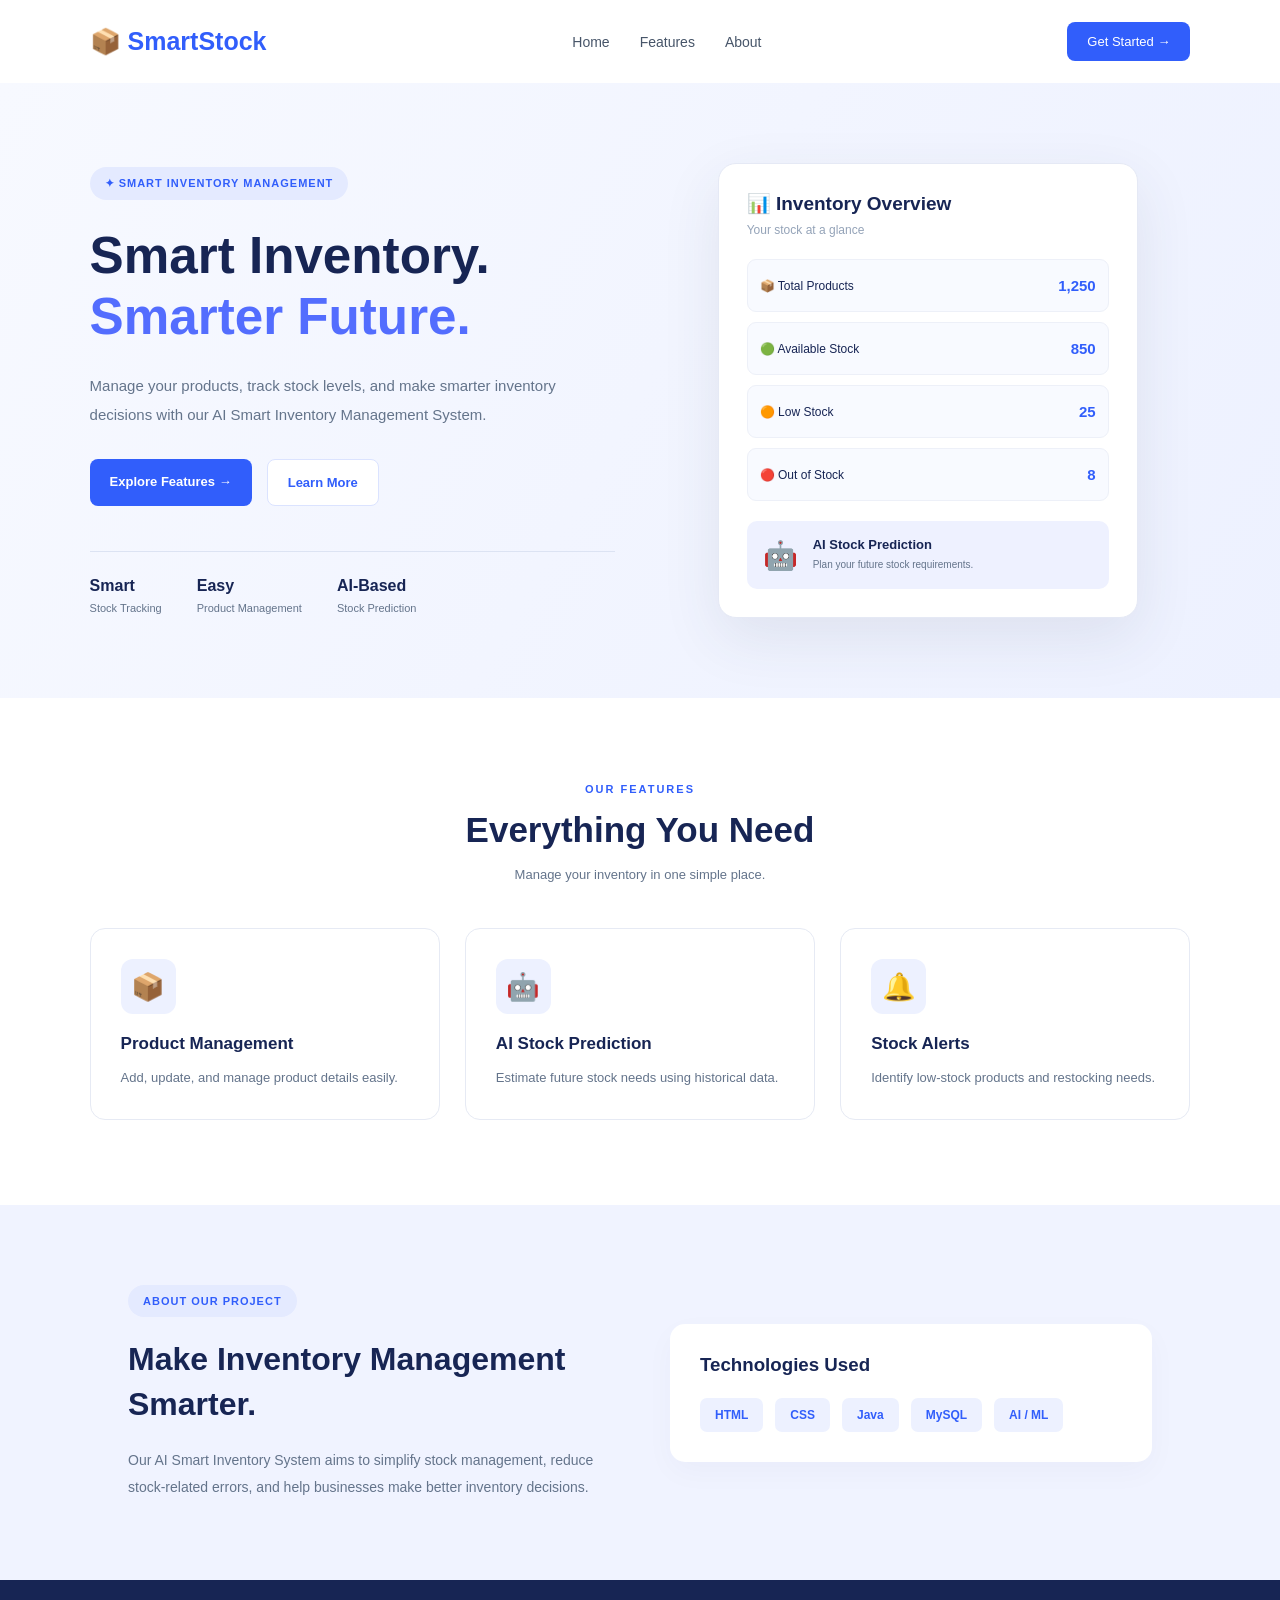
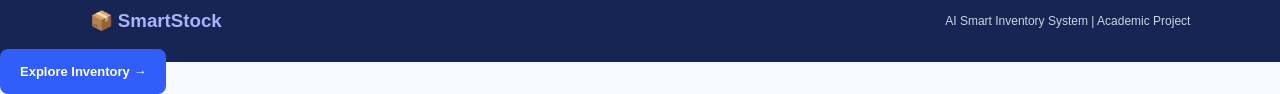
<file: index.html>
<!DOCTYPE html>
<html lang="en">
<head>
    <meta charset="UTF-8">
    <meta name="viewport" content="width=device-width, initial-scale=1.0">
    <title>AI Smart Inventory System</title>
    <link rel="stylesheet" href="style.css">
</head>

<body>

    <nav class="navbar">
        <h2>📦 SmartStock</h2>

        <div class="nav-links">
            <a href="#home">Home</a>
            <a href="#features">Features</a>
            <a href="#about">About</a>
        </div>

        <a href="#features" class="nav-btn">Get Started →</a>
    </nav>

    <section class="hero" id="home">

        <div class="hero-content">

            <span class="tag">✦ SMART INVENTORY MANAGEMENT</span>

            <h1>
                Smart Inventory.<br>
                <span>Smarter Future.</span>
            </h1>

            <p>
                Manage your products, track stock levels, and make
                smarter inventory decisions with our AI Smart
                Inventory Management System.
            </p>

            <div class="buttons">
                <a href="#features" class="primary-btn">
                    Explore Features →
                </a>

                <a href="#about" class="secondary-btn">
                    Learn More
                </a>
            </div>

            <div class="stats">
                <div>
                    <h3>Smart</h3>
                    <p>Stock Tracking</p>
                </div>

                <div>
                    <h3>Easy</h3>
                    <p>Product Management</p>
                </div>

                <div>
                    <h3>AI-Based</h3>
                    <p>Stock Prediction</p>
                </div>
            </div>

        </div>

        <div class="hero-image">

            <div class="circle"></div>

            <div class="inventory-card">

                <h3>📊 Inventory Overview</h3>
                <p class="subtitle">Your stock at a glance</p>

                <div class="item">
                    <span>📦 Total Products</span>
                    <strong>1,250</strong>
                </div>

                <div class="item">
                    <span>🟢 Available Stock</span>
                    <strong>850</strong>
                </div>

                <div class="item">
                    <span>🟠 Low Stock</span>
                    <strong>25</strong>
                </div>

                <div class="item">
                    <span>🔴 Out of Stock</span>
                    <strong>8</strong>
                </div>

                <div class="ai-box">
                    <span>🤖</span>
                    <div>
                        <h4>AI Stock Prediction</h4>
                        <p>Plan your future stock requirements.</p>
                    </div>
                </div>

            </div>

        </div>

    </section>

    <section class="features" id="features">

        <div class="section-heading">
            <p>OUR FEATURES</p>
            <h2>Everything You Need</h2>
            <span>Manage your inventory in one simple place.</span>
        </div>

        <div class="feature-container">

            <div class="feature-card">
                <div class="icon">📦</div>
                <h3>Product Management</h3>
                <p>Add, update, and manage product details easily.</p>
            </div>

            <div class="feature-card">
                <div class="icon">🤖</div>
                <h3>AI Stock Prediction</h3>
                <p>Estimate future stock needs using historical data.</p>
            </div>

            <div class="feature-card">
                <div class="icon">🔔</div>
                <h3>Stock Alerts</h3>
                <p>Identify low-stock products and restocking needs.</p>
            </div>

        </div>

    </section>

    <section class="about" id="about">

        <div>
            <p class="tag">ABOUT OUR PROJECT</p>
            <h2>Make Inventory Management Smarter.</h2>
            <p>
                Our AI Smart Inventory System aims to simplify stock
                management, reduce stock-related errors, and help
                businesses make better inventory decisions.
            </p>
        </div>

        <div class="technology">
            <h3>Technologies Used</h3>
            <div class="tech-list">
                <span>HTML</span>
                <span>CSS</span>
                <span>Java</span>
                <span>MySQL</span>
                <span>AI / ML</span>
            </div>
        </div>

    </section>

    <footer>
        <h3>📦 SmartStock</h3>
        <p>AI Smart Inventory System | Academic Project</p>
    </footer>

</body>
</html>

<a href="inventory.html" class="primary-btn">
    Explore Inventory →
</a>
</file>
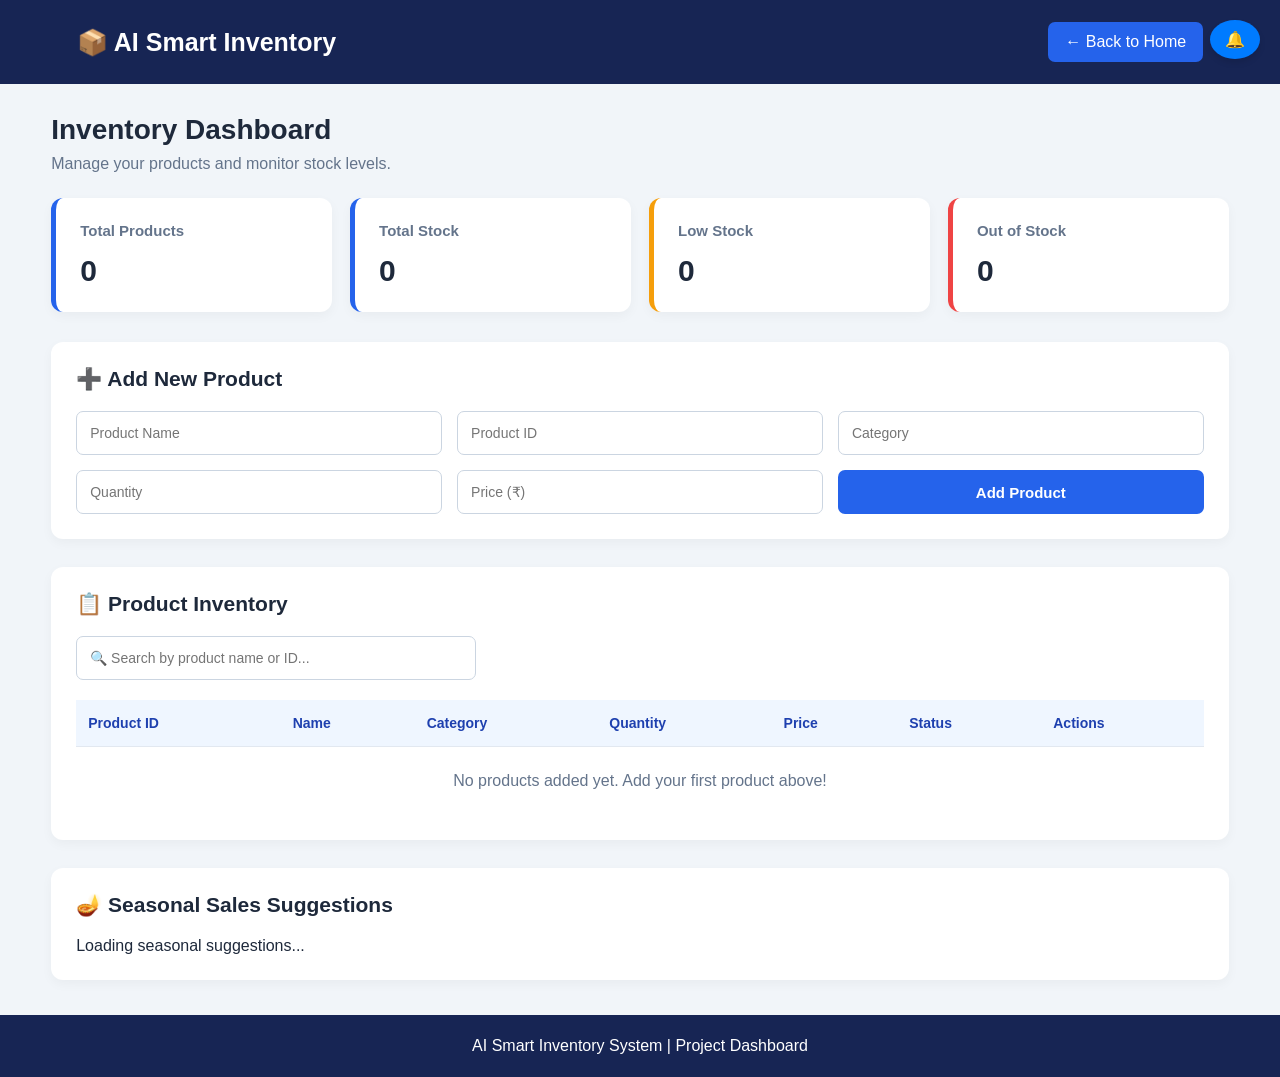
<file: inventory.html>
<!DOCTYPE html>
<html lang="en">
<head>
    <meta charset="UTF-8">
    <meta name="viewport" content="width=device-width, initial-scale=1.0">

    <title>AI Smart Inventory System</title>

    <link rel="stylesheet" href="inventory.css">
</head>

<body>

    <header>
        <h1>📦 AI Smart Inventory</h1>
        <a href="index.html" class="home-btn">← Back to Home</a>
    </header>

    <main>

        <section class="welcome">
            <h2>Inventory Dashboard</h2>
            <p>Manage your products and monitor stock levels.</p>
        </section>

        <!-- Dashboard Cards -->
        <section class="dashboard">

            <div class="card">
                <h3>Total Products</h3>
                <p id="totalProducts">0</p>
            </div>

            <div class="card">
                <h3>Total Stock</h3>
                <p id="totalStock">0</p>
            </div>

            <div class="card warning">
                <h3>Low Stock</h3>
                <p id="lowStock">0</p>
            </div>

            <div class="card danger">
                <h3>Out of Stock</h3>
                <p id="outOfStock">0</p>
            </div>

        </section>

        <!-- Add Product -->
        <section class="product-form">

            <h2>➕ Add New Product</h2>

            <form id="productForm">

                <input
                    type="text"
                    id="productName"
                    placeholder="Product Name"
                    required
                >

                <input
                    type="text"
                    id="productId"
                    placeholder="Product ID"
                    required
                >

                <input
                    type="text"
                    id="category"
                    placeholder="Category"
                    required
                >

                <input
                    type="number"
                    id="quantity"
                    placeholder="Quantity"
                    min="0"
                    step="1"
                    required
                >

                <input
                    type="number"
                    id="price"
                    placeholder="Price (₹)"
                    min="0"
                    step="0.01"
                    required
                >

                <button type="submit" id="submitBtn">
                    Add Product
                </button>

            </form>

        </section>

        <!-- Product List -->
        <section class="product-list">

            <h2>📋 Product Inventory</h2>

            <input
                type="search"
                id="searchInput"
                placeholder="🔍 Search by product name or ID..."
            >

            <div class="table-container">

                <table>
                    <thead>
                        <tr>
                            <th>Product ID</th>
                            <th>Name</th>
                            <th>Category</th>
                            <th>Quantity</th>
                            <th>Price</th>
                            <th>Status</th>
                            <th>Actions</th>
                        </tr>
                    </thead>

                    <tbody id="productTable"></tbody>
                </table>

            </div>

            <p id="emptyMessage">
                No products added yet. Add your first product above!
            </p>

        </section>

        <!-- Seasonal Sales Suggestions -->
        <section class="product-form">
            <h2>🪔 Seasonal Sales Suggestions</h2>
            <div id="seasonalSuggestions">
                Loading seasonal suggestions...
            </div>
        </section>

    </main>

    <footer>
        <p>AI Smart Inventory System | Project Dashboard</p>
    </footer>

    <script>
        const API_URL = "http://localhost:8080/api/products";
        let notifications = [];

        // ==================================
        // 1. NOTIFICATION SYSTEM (Bell & UI)
        // ==================================

        function initNotificationUI() {
            if (document.getElementById("notifContainer")) return;

            const container = document.createElement("div");
            container.id = "notifContainer";
            container.style.cssText = "position: fixed; top: 20px; right: 20px; z-index: 1000; font-family: sans-serif;";

            container.innerHTML = `
                <div id="bellBtn" style="background: #007bff; color: white; padding: 10px 15px; border-radius: 50%; cursor: pointer; position: relative; box-shadow: 0 4px 6px rgba(0,0,0,0.1);">
                    🔔 <span id="notifBadge" style="position: absolute; top: -5px; right: -5px; background: red; color: white; border-radius: 50%; padding: 2px 6px; font-size: 11px; display: none;">0</span>
                </div>
                <div id="notifDropdown" style="display: none; position: absolute; right: 0; top: 50px; width: 320px; background: white; border: 1px solid #ccc; border-radius: 8px; box-shadow: 0 4px 12px rgba(0,0,0,0.15); max-height: 400px; overflow-y: auto;">
                    <div style="padding: 12px; background: #f8f9fa; font-weight: bold; border-bottom: 1px solid #dee2e6; display: flex; justify-content: space-between;">
                        <span>Notifications & Alerts</span>
                        <span style="cursor: pointer; color: #007bff; font-size: 12px;" onclick="clearNotifications()">Clear All</span>
                    </div>
                    <div id="notifList" style="padding: 10px; color: #333; font-size: 13px;">
                        <p style="text-align: center; color: #777;">No new notifications</p>
                    </div>
                </div>
            `;

            document.body.appendChild(container);

            document.getElementById("bellBtn").addEventListener("click", () => {
                const dropdown = document.getElementById("notifDropdown");
                dropdown.style.display = dropdown.style.display === "none" ? "block" : "none";
            });
        }

        function addNotification(message, type = "info") {
            const time = new Date().toLocaleTimeString([], { hour: '2-digit', minute: '2-digit' });
            notifications.unshift({ message, type, time });
            updateNotificationUI();
        }

        function updateNotificationUI() {
            const notifList = document.getElementById("notifList");
            const notifBadge = document.getElementById("notifBadge");

            if (!notifList) return;

            if (notifications.length === 0) {
                notifList.innerHTML = `<p style="text-align: center; color: #777;">No new notifications</p>`;
                notifBadge.style.display = "none";
                return;
            }

            notifBadge.style.display = "inline-block";
            notifBadge.innerText = notifications.length;

            notifList.innerHTML = "";
            notifications.forEach(n => {
                let bg = "#e2e3e5";
                if (n.type === "success") bg = "#d4edda";
                if (n.type === "error" || n.type === "warning") bg = "#f8d7da";
                if (n.type === "sale") bg = "#cce5ff";

                const item = document.createElement("div");
                item.style.cssText = `padding: 8px 10px; margin-bottom: 6px; border-radius: 4px; background: ${bg}; border-left: 4px solid ${n.type === 'success' ? '#28a745' : n.type === 'error' ? '#dc3545' : '#007bff'};`;
                item.innerHTML = `<div>${n.message}</div><div style="font-size: 10px; color: #555; text-align: right; margin-top: 2px;">${n.time}</div>`;
                notifList.appendChild(item);
            });
        }

        function clearNotifications() {
            notifications = [];
            updateNotificationUI();
        }

        // ==================================
        // 2. LOAD PRODUCTS & LOW STOCK ALERTS
        // ==================================

        async function loadProducts() {
            try {
                const response = await fetch(API_URL);
                const products = await response.json();

                const productTable = document.getElementById("productTable");
                if (productTable) {
                    productTable.innerHTML = "";
                    let lowStockCount = 0;
                    let outStockCount = 0;
                    let totalStockQty = 0;

                    products.forEach(p => {
                        const qty = p.quantity || 0;
                        totalStockQty += qty;

                        let status = "In Stock";
                        let statusClass = "in-stock";

                        if (qty === 0) {
                            status = "Out of Stock";
                            statusClass = "out-of-stock";
                            outStockCount++;
                        } else if (qty <= 5) {
                            status = "Low Stock";
                            statusClass = "low-stock";
                            lowStockCount++;
                        }

                        const row = document.createElement("tr");
                        row.innerHTML = `
                            <td>${p.id || '-'}</td>
                            <td>${p.name}</td>
                            <td>General</td>
                            <td>${qty}</td>
                            <td>₹${p.price}</td>
                            <td><span class="status ${statusClass}">${status}</span></td>
                            <td>
                                <button class="edit-btn"
    onclick="simulateSale('${p.id}', '${p.name}', ${qty})">
    Sell 1
</button>
                                <button
    class="delete-btn"
    onclick="deleteProduct(${p.id})">
    Delete
</button>
                            </td>
                        `;
                        productTable.appendChild(row);
                    });

                    document.getElementById("totalProducts").textContent = products.length;
                    document.getElementById("totalStock").textContent = totalStockQty;
                    document.getElementById("lowStock").textContent = lowStockCount;
                    document.getElementById("outOfStock").textContent = outStockCount;
                    document.getElementById("emptyMessage").style.display = products.length === 0 ? "block" : "none";

                    if (lowStockCount > 0) {
                        addNotification(`⚠️ Low Stock Alert! ${lowStockCount} product(s) are running low (≤ 5 units).`, "warning");
                    }

                    renderSeasonalSuggestions(products);
                }
            } catch (error) {
                console.error("Error loading products:", error);
            }
        }

        // ==================================
        // 3. ADD PRODUCT WITH NOTIFICATION
        // ==================================

        async function addProduct(event) {
            event.preventDefault();

            const name = document.getElementById("productName").value.trim();
            const quantity = parseInt(document.getElementById("quantity").value);
            const price = parseFloat(document.getElementById("price").value);

            if (!name || isNaN(quantity) || isNaN(price)) {
                alert("Please fill all required fields correctly!");
                return;
            }

            const newProduct = {
                name: name,
                quantity: quantity,
                price: price
            };

            try {
                const response = await fetch(API_URL, {
                    method: "POST",
                    headers: { "Content-Type": "application/json" },
                    body: JSON.stringify(newProduct)
                });

                if (response.ok) {
                    addNotification(`🔔 New Product Added Successfully! "${name}" — ${quantity} units added.`, "success");
                    alert(`🔔 New Product Added Successfully! "${name}" — ${quantity} units added.`);
                    
                    document.getElementById("productForm").reset();
                    loadProducts();
                } else {
                    alert("Failed to add product to backend!");
                }
            } catch (error) {
                console.error("Error adding product:", error);
            }
        }

        // ==================================
       // SELL PRODUCT AND UPDATE STOCK
async function simulateSale(productId, name, currentQty) {

    if (currentQty <= 0) {
        addNotification(
            `🚨 ${name} is OUT OF STOCK! Cannot sell this product.`,
            "error"
        );

        alert(`🚨 ${name} is OUT OF STOCK!`);
        return;
    }

    // Sale notification
    addNotification(
        `🛒 ${name} sold successfully!`,
        "success"
    );

    // If only one unit remains
    if (currentQty === 1) {
        addNotification(
            `🚨 ${name} is now OUT OF STOCK! Please restock.`,
            "error"
        );
    } else if (currentQty - 1 <= 5) {
        addNotification(
            `⚠️ ${name} has only ${currentQty - 1} units left!`,
            "warning"
        );
    }

    alert(
        `🛒 ${name} sold!\n` +
        `Remaining stock: ${currentQty - 1}`
    );

    // Note:
    // Stock must also be updated in the Java backend.
}

        // ==================================
       // DELETE PRODUCT
async function deleteProduct(id) {
    const confirmed = confirm(
        "Are you sure you want to delete this product?"
    );

    if (!confirmed) return;

    try {
        const response = await fetch(
            `${API_URL}/${encodeURIComponent(id)}`,
            {
                method: "DELETE"
            }
        );

        if (!response.ok) {
            const errorText = await response.text();

            throw new Error(
                errorText || `HTTP Error: ${response.status}`
            );
        }

        addNotification(
            "🗑️ Product deleted successfully!",
            "success"
        );

        alert("Product deleted successfully!");

        await loadProducts();

    } catch (error) {
        console.error("Delete error:", error);

        alert(
            "Product delete aagala da!\n\n" +
            error.message +
            "\n\nJava backend-la DELETE API add pannanum."
        );
    }
}
        // ==================================
        // 6. SEARCH & FILTER
        // ==================================

        function filterProducts() {
            const input = document.getElementById("searchInput");
            if (!input) return;

            const searchText = input.value.toLowerCase().trim();
            const rows = document.querySelectorAll("#productTable tr");

            rows.forEach(function (row) {
                const productId = row.cells[0]?.textContent.toLowerCase() || "";
                const productName = row.cells[1]?.textContent.toLowerCase() || "";

                row.style.display =
                    productId.includes(searchText) || productName.includes(searchText)
                        ? ""
                        : "none";
            });
        }

        // ==================================
        // 7. SEASONAL SALES SUGGESTIONS
        // ==================================

        function renderSeasonalSuggestions(products) {
            const container = document.getElementById("seasonalSuggestions");
            if (!container) return;

            const month = new Date().getMonth();
            let message = "";

            if (month === 9 || month === 10) {
                message = "🪔 Diwali Season! Electronics and gifts-ku offers plan pannalaam.";
            } else if (month === 11) {
                message = "🎄 Year-End Sales! Gift items-ku special offers consider pannalaam.";
            } else if (month === 0) {
                message = "🎉 New Year Sales! Promotional offers plan pannalaam.";
            } else {
                message = "📈 Sales Suggestion: Review stock levels and plan offers.";
            }

            container.innerHTML = `<h3>💡 Sales Recommendation</h3><p>${message}</p>`;
        }

        // ==================================
        // 8. PAGE INITIALIZATION
        // ==================================

        document.addEventListener("DOMContentLoaded", function () {
            initNotificationUI();

            const productForm = document.getElementById("productForm");
            if (productForm) {
                productForm.addEventListener("submit", addProduct);
            }

            const searchInput = document.getElementById("searchInput");
            if (searchInput) {
                searchInput.addEventListener("input", filterProducts);
            }

            loadProducts();
        });
    </script>
</body>
</html>
</file>
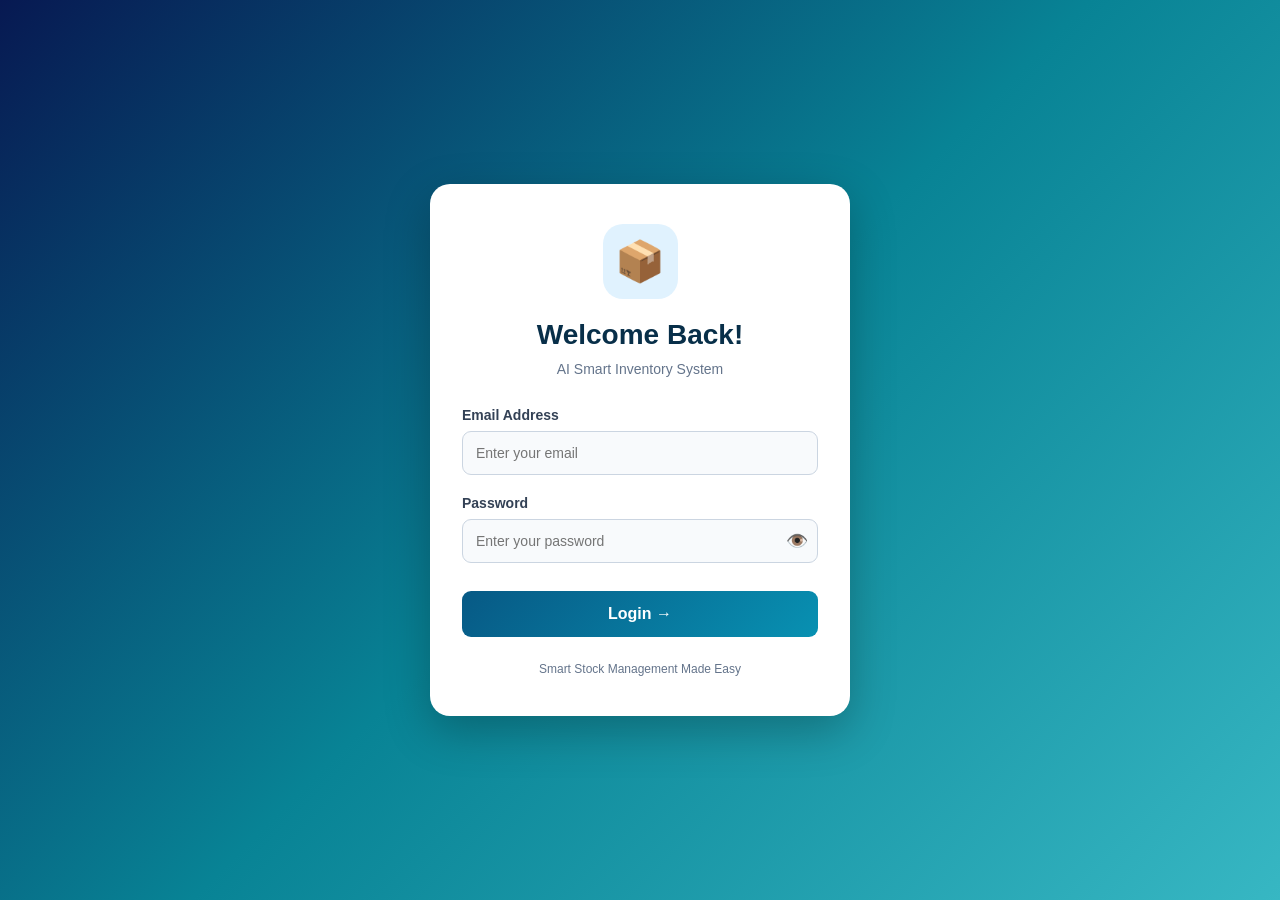
<file: login.html>
<!DOCTYPE html>
<html lang="en">
<head>
    <meta charset="UTF-8">
    <meta name="viewport" content="width=device-width, initial-scale=1.0">

    <title>Login | AI Smart Inventory</title>

    <link rel="stylesheet" href="login.css">
</head>

<body>

    <div class="login-container">

        <div class="login-card">

            <div class="logo">📦</div>

            <h1>Welcome Back!</h1>

            <p class="subtitle">
                AI Smart Inventory System
            </p>

            <form id="loginForm">

                <div class="input-group">
                    <label for="email">Email Address</label>

                    <input
                        type="email"
                        id="email"
                        placeholder="Enter your email"
                        required
                    >
                </div>

                <div class="input-group">

                    <label for="password">Password</label>

                    <div class="password-box">

                        <input
                            type="password"
                            id="password"
                            placeholder="Enter your password"
                            required
                        >

                        <button
                            type="button"
                            id="togglePassword"
                            aria-label="Show password"
                        >
                            👁️
                        </button>

                    </div>
                </div>

                <p id="errorMessage" role="alert"></p>

                <button type="submit" class="login-btn">
                    Login →
                </button>

            </form>

            <p class="footer-text">
                Smart Stock Management Made Easy
            </p>

        </div>

    </div>

    <script>
        const loginForm = document.getElementById("loginForm");
        const passwordInput = document.getElementById("password");
        const togglePassword = document.getElementById("togglePassword");
        const errorMessage = document.getElementById("errorMessage");

        // Show or hide password
        togglePassword.addEventListener("click", function () {

            if (passwordInput.type === "password") {
                passwordInput.type = "text";
                togglePassword.textContent = "🙈";
                togglePassword.setAttribute("aria-label", "Hide password");
            } else {
                passwordInput.type = "password";
                togglePassword.textContent = "👁️";
                togglePassword.setAttribute("aria-label", "Show password");
            }
        });

        // Demo login
       // Anyone can login
        loginForm.addEventListener("submit", function (event) {

            event.preventDefault();

            const email = document.getElementById("email").value.trim();
            const password = passwordInput.value;

            if (email !== "" && password !== "") {
                errorMessage.textContent = "";
                alert("Login Successful! Welcome 🎉");
                window.location.href = "inventory.html";
            } else {
                errorMessage.textContent = "Please enter email and password.";
            }
        });
    </script>

</body>
</html>
</file>
<file: style.css>
* {
    margin: 0;
    padding: 0;
    box-sizing: border-box;
}

html {
    scroll-behavior: smooth;
}

body {
    font-family: Arial, sans-serif;
    background: #f7f9ff;
    color: #172554;
}

/* Navigation */

.navbar {
    display: flex;
    justify-content: space-between;
    align-items: center;
    padding: 22px 7%;
    background: white;
    box-shadow: 0 2px 15px #00000008;
}

.navbar h2 {
    color: #315efb;
    font-size: 25px;
}

.nav-links {
    display: flex;
    gap: 30px;
}

.nav-links a {
    text-decoration: none;
    color: #475569;
    font-size: 14px;
}

.nav-links a:hover {
    color: #315efb;
}

.nav-btn {
    background: #315efb;
    color: white;
    text-decoration: none;
    padding: 12px 20px;
    border-radius: 8px;
    font-size: 13px;
}

/* Home Page */

.hero {
    min-height: 600px;
    padding: 80px 7%;
    display: grid;
    grid-template-columns: 1fr 1fr;
    align-items: center;
    gap: 50px;
    background: linear-gradient(120deg, #f7f9ff, #edf1ff);
}

.hero-content {
    max-width: 600px;
}

.tag {
    display: inline-block;
    color: #315efb;
    background: #e4eaff;
    padding: 10px 15px;
    border-radius: 25px;
    font-size: 11px;
    font-weight: bold;
    letter-spacing: 1px;
}

.hero h1 {
    font-size: clamp(38px, 4vw, 56px);
    line-height: 1.2;
    margin: 25px 0;
}

.hero h1 span {
    color: #536dfe;
}

.hero-content > p {
    color: #64748b;
    font-size: 15px;
    line-height: 1.9;
    max-width: 500px;
}

.buttons {
    display: flex;
    flex-wrap: wrap;
    gap: 15px;
    margin-top: 30px;
}

.primary-btn,
.secondary-btn {
    text-decoration: none;
    padding: 15px 20px;
    border-radius: 8px;
    font-size: 13px;
    font-weight: bold;
    transition: 0.3s;
}

.primary-btn {
    background: #315efb;
    color: white;
}

.primary-btn:hover {
    background: #2046d8;
    transform: translateY(-2px);
}

.secondary-btn {
    background: white;
    color: #315efb;
    border: 1px solid #dbe3ff;
}

.secondary-btn:hover {
    background: #e9eeff;
}

.stats {
    display: flex;
    flex-wrap: wrap;
    gap: 35px;
    margin-top: 45px;
    padding-top: 25px;
    border-top: 1px solid #dce3f3;
}

.stats h3 {
    font-size: 16px;
}

.stats p {
    font-size: 11px;
    color: #64748b;
    margin-top: 7px;
}

/* Dashboard Card */

.hero-image {
    position: relative;
    display: flex;
    justify-content: center;
    align-items: center;
}

.circle {
    position: absolute;
    width: 330px;
    height: 330px;
    border-radius: 50%;
    background: linear-gradient(135deg, #c7d2fe, #ddd6fe);
    filter: blur(2px);
}

.inventory-card {
    position: relative;
    width: 100%;
    max-width: 420px;
    padding: 28px;
    background: white;
    border: 1px solid #e5e9f5;
    border-radius: 18px;
    box-shadow: 0 20px 60px #33415518;
}

.inventory-card h3 {
    font-size: 19px;
}

.subtitle {
    color: #94a3b8;
    font-size: 12px;
    margin-top: 8px;
    margin-bottom: 22px;
}

.item {
    display: flex;
    justify-content: space-between;
    align-items: center;
    gap: 12px;
    padding: 17px 12px;
    margin-bottom: 10px;
    background: #f8faff;
    border: 1px solid #edf0f8;
    border-radius: 9px;
    font-size: 12px;
}

.item strong {
    color: #315efb;
    font-size: 15px;
}

.ai-box {
    display: flex;
    align-items: center;
    gap: 15px;
    padding: 16px;
    margin-top: 20px;
    background: #eef1ff;
    border-radius: 10px;
}

.ai-box > span {
    font-size: 28px;
}

.ai-box h4 {
    font-size: 13px;
}

.ai-box p {
    color: #64748b;
    font-size: 10px;
    line-height: 1.6;
    margin-top: 5px;
}

/* Features */

.features {
    padding: 85px 7%;
    background: white;
}

.section-heading {
    text-align: center;
    margin-bottom: 45px;
}

.section-heading > p {
    color: #315efb;
    font-size: 11px;
    font-weight: bold;
    letter-spacing: 2px;
}

.section-heading h2 {
    font-size: 35px;
    margin: 15px 0;
}

.section-heading > span {
    color: #64748b;
    font-size: 13px;
}

.feature-container {
    display: grid;
    grid-template-columns: repeat(3, 1fr);
    gap: 25px;
}

.feature-card {
    padding: 30px;
    border: 1px solid #e6eaf4;
    border-radius: 15px;
    transition: 0.3s;
}

.feature-card:hover {
    transform: translateY(-7px);
    box-shadow: 0 15px 35px #17255412;
    border-color: #bdcbff;
}

.icon {
    display: flex;
    justify-content: center;
    align-items: center;
    width: 55px;
    height: 55px;
    background: #edf1ff;
    border-radius: 12px;
    font-size: 27px;
    margin-bottom: 20px;
}

.feature-card h3 {
    font-size: 17px;
    margin-bottom: 12px;
}

.feature-card p {
    color: #64748b;
    font-size: 13px;
    line-height: 1.8;
}

/* About */

.about {
    padding: 80px 10%;
    display: grid;
    grid-template-columns: 1fr 1fr;
    gap: 60px;
    align-items: center;
    background: #f0f3ff;
}

.about h2 {
    font-size: 32px;
    line-height: 1.4;
    margin: 20px 0;
}

.about > div > p:last-child {
    color: #64748b;
    font-size: 14px;
    line-height: 1.9;
}

.technology {
    padding: 30px;
    background: white;
    border-radius: 15px;
    box-shadow: 0 10px 30px #17255408;
}

.technology h3 {
    margin-bottom: 22px;
}

.tech-list {
    display: flex;
    flex-wrap: wrap;
    gap: 12px;
}

.tech-list span {
    padding: 10px 15px;
    background: #edf1ff;
    color: #315efb;
    border-radius: 7px;
    font-size: 12px;
    font-weight: bold;
}

/* Footer */

footer {
    display: flex;
    justify-content: space-between;
    align-items: center;
    gap: 20px;
    flex-wrap: wrap;
    padding: 30px 7%;
    background: #172554;
    color: white;
}

footer h3 {
    color: #a5b4fc;
}

footer p {
    color: #cbd5e1;
    font-size: 12px;
}

/* Mobile Responsive */

@media (max-width: 850px) {

    .hero {
        grid-template-columns: 1fr;
        gap: 55px;
        padding: 60px 6%;
    }

    .hero-content {
        max-width: 650px;
    }

    .hero-image {
        width: 100%;
    }

    .feature-container {
        grid-template-columns: 1fr;
    }

    .about {
        grid-template-columns: 1fr;
        padding: 60px 7%;
    }
}

@media (max-width: 600px) {

    .navbar {
        padding: 18px 5%;
        flex-wrap: wrap;
        gap: 18px;
    }

    .navbar h2 {
        font-size: 21px;
    }

    .nav-links {
        order: 3;
        width: 100%;
        justify-content: center;
        gap: 25px;
    }

    .nav-btn {
        padding: 10px 12px;
        font-size: 11px;
    }

    .hero h1 {
        font-size: 38px;
    }

    .hero-content > p {
        font-size: 13px;
    }

    .stats {
        gap: 20px;
    }

    .stats h3 {
        font-size: 13px;
    }

    .inventory-card {
        padding: 20px;
    }

    .item {
        font-size: 11px;
    }

    .features {
        padding: 60px 6%;
    }

    .section-heading h2 {
        font-size: 28px;
    }

    .feature-card {
        padding: 25px;
    }

    .about h2 {
        font-size: 27px;
    }

    footer {
        flex-direction: column;
        text-align: center;
    }
}
</file>
<file: inventory.css>
* {
    margin: 0;
    padding: 0;
    box-sizing: border-box;
}

body {
    font-family: Arial, sans-serif;
    background: #f1f5f9;
    color: #1e293b;
}

header {
    background: #172554;
    color: white;
    padding: 22px 6%;
    display: flex;
    justify-content: space-between;
    align-items: center;
    gap: 15px;
    flex-wrap: wrap;
}

header h1 {
    font-size: 25px;
}

.home-btn {
    color: white;
    text-decoration: none;
    background: #2563eb;
    padding: 11px 17px;
    border-radius: 7px;
}

main {
    max-width: 1200px;
    width: 92%;
    margin: 30px auto;
}

.welcome {
    margin-bottom: 25px;
}

.welcome h2 {
    font-size: 28px;
    margin-bottom: 9px;
}

.welcome p {
    color: #64748b;
}

.dashboard {
    display: grid;
    grid-template-columns: repeat(4, minmax(0, 1fr));
    gap: 18px;
    margin-bottom: 30px;
}

.card {
    background: white;
    padding: 24px;
    border-radius: 12px;
    border-left: 5px solid #2563eb;
    box-shadow: 0 4px 12px #0000000a;
}

.card h3 {
    font-size: 15px;
    color: #64748b;
    margin-bottom: 15px;
}

.card p {
    font-size: 30px;
    font-weight: bold;
}

.card.warning {
    border-left-color: #f59e0b;
}

.card.danger {
    border-left-color: #ef4444;
}

.product-form,
.product-list {
    background: white;
    padding: 25px;
    border-radius: 12px;
    margin-bottom: 28px;
    box-shadow: 0 4px 12px #0000000a;
}

.product-form h2,
.product-list h2 {
    margin-bottom: 20px;
    font-size: 21px;
}

#productForm {
    display: grid;
    grid-template-columns: repeat(3, minmax(0, 1fr));
    gap: 15px;
}

input {
    width: 100%;
    padding: 13px;
    border: 1px solid #cbd5e1;
    border-radius: 7px;
    font-size: 14px;
    min-width: 0;
}

input:focus {
    outline: 2px solid #93c5fd;
    border-color: #2563eb;
}

#submitBtn {
    background: #2563eb;
    color: white;
    border: none;
    padding: 13px;
    border-radius: 7px;
    cursor: pointer;
    font-size: 15px;
    font-weight: bold;
}

#submitBtn:hover,
.home-btn:hover {
    background: #1d4ed8;
}

#searchInput {
    max-width: 400px;
    margin-bottom: 20px;
}

.table-container {
    width: 100%;
    overflow-x: auto;
}

table {
    width: 100%;
    border-collapse: collapse;
    min-width: 750px;
}

th,
td {
    padding: 15px 12px;
    text-align: left;
    border-bottom: 1px solid #e2e8f0;
    font-size: 14px;
}

th {
    background: #eff6ff;
    color: #1e40af;
}

.status {
    display: inline-block;
    padding: 6px 9px;
    border-radius: 20px;
    font-size: 12px;
    font-weight: bold;
    white-space: nowrap;
}

.in-stock {
    background: #dcfce7;
    color: #166534;
}

.low-stock {
    background: #fef3c7;
    color: #92400e;
}

.out-of-stock {
    background: #fee2e2;
    color: #991b1b;
}

.edit-btn,
.delete-btn {
    padding: 8px 10px;
    border: none;
    border-radius: 5px;
    cursor: pointer;
    margin: 3px;
}

.edit-btn {
    background: #dbeafe;
    color: #1d4ed8;
}

.delete-btn {
    background: #fee2e2;
    color: #b91c1c;
}

#emptyMessage {
    text-align: center;
    color: #64748b;
    padding: 25px 5px;
}

footer {
    text-align: center;
    background: #172554;
    color: white;
    padding: 22px;
    margin-top: 35px;
}

@media (max-width: 800px) {
    .dashboard {
        grid-template-columns: repeat(2, minmax(0, 1fr));
    }

    #productForm {
        grid-template-columns: repeat(2, minmax(0, 1fr));
    }
}

@media (max-width: 500px) {
    header h1 {
        font-size: 20px;
    }

    main {
        width: 94%;
        margin-top: 22px;
    }

    .dashboard {
        gap: 10px;
    }

    .card {
        padding: 16px;
    }

    .card p {
        font-size: 25px;
    }

    #productForm {
        grid-template-columns: 1fr;
    }

    .product-form,
    .product-list {
        padding: 17px;
    }
}
</file>
<file: login.css>
* {
    margin: 0;
    padding: 0;
    box-sizing: border-box;
}

body {
    font-family: Arial, sans-serif;
    min-height: 100vh;
    background: linear-gradient(135deg, #071952, #088395, #37B7C3);
}

.login-container {
    min-height: 100vh;
    display: flex;
    justify-content: center;
    align-items: center;
    padding: 20px;
}

.login-card {
    width: 100%;
    max-width: 420px;
    background: #ffffff;
    padding: 40px 32px;
    border-radius: 20px;
    box-shadow: 0 15px 45px rgba(0, 0, 0, 0.25);
    text-align: center;
}

.logo {
    width: 75px;
    height: 75px;
    margin: 0 auto 20px;
    background: #e0f2fe;
    border-radius: 20px;
    display: flex;
    align-items: center;
    justify-content: center;
    font-size: 40px;
}

.login-card h1 {
    color: #082f49;
    font-size: 28px;
    margin-bottom: 10px;
}

.subtitle {
    color: #64748b;
    font-size: 14px;
    margin-bottom: 30px;
}

.input-group {
    text-align: left;
    margin-bottom: 20px;
}

.input-group label {
    display: block;
    color: #334155;
    font-size: 14px;
    font-weight: bold;
    margin-bottom: 8px;
}

.input-group input {
    width: 100%;
    padding: 13px;
    border: 1px solid #cbd5e1;
    border-radius: 9px;
    outline: none;
    font-size: 14px;
    background: #f8fafc;
}

.input-group input:focus {
    border-color: #0891b2;
    box-shadow: 0 0 0 3px rgba(8, 145, 178, 0.12);
}

.password-box {
    display: flex;
    align-items: center;
    position: relative;
}

.password-box input {
    padding-right: 45px;
}

.password-box button {
    position: absolute;
    right: 10px;
    background: none;
    border: none;
    cursor: pointer;
    font-size: 18px;
}

.login-btn {
    width: 100%;
    padding: 14px;
    margin-top: 8px;
    border: none;
    border-radius: 9px;
    background: linear-gradient(135deg, #075985, #0891b2);
    color: white;
    font-size: 16px;
    font-weight: bold;
    cursor: pointer;
    transition: 0.3s;
}

.login-btn:hover {
    background: linear-gradient(135deg, #064e70, #0e7490);
    transform: translateY(-2px);
}

#errorMessage {
    color: #dc2626;
    font-size: 13px;
    margin-bottom: 8px;
}

.footer-text {
    margin-top: 25px;
    color: #64748b;
    font-size: 12px;
}

@media (max-width: 480px) {
    .login-card {
        padding: 32px 22px;
    }

    .login-card h1 {
        font-size: 24px;
    }
}
</file>
